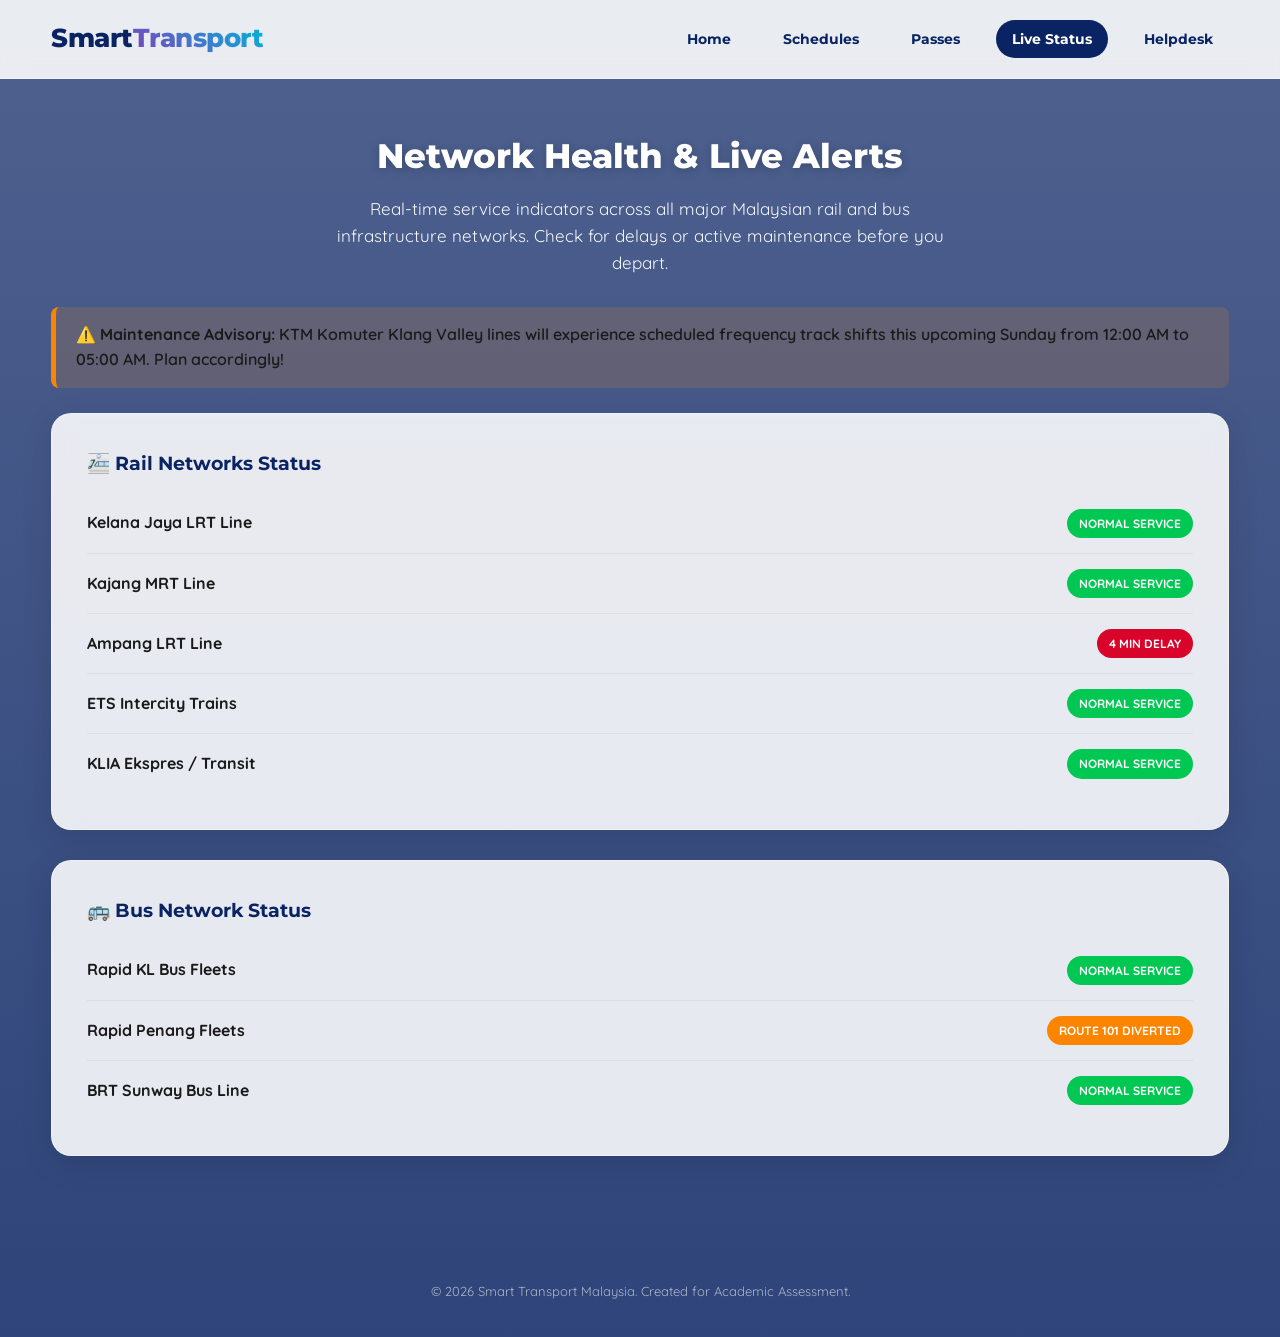
<file: alerts.html>
<!DOCTYPE html>
<html lang="en">
<head>
    <meta charset="UTF-8">
    <meta name="viewport" content="width=device-width, initial-scale=1.0">
    <title>Smart Transport Malaysia - Live Status</title>
    <link href="https://fonts.googleapis.com/css2?family=Montserrat:wght@500;700;800&family=Quicksand:wght@500;600;700&display=swap" rel="stylesheet">
    <link rel="stylesheet" href="style.css">
    <style>
        .status-container {
            background: var(--glass-bg);
            backdrop-filter: blur(12px);
            border: 1px solid var(--glass-border);
            border-radius: 20px;
            padding: 35px;
            box-shadow: var(--glass-shadow);
            margin-bottom: 30px;
        }
        .status-list {
            list-style: none;
            margin-top: 15px;
        }
        .status-item {
            display: flex;
            justify-content: space-between;
            align-items: center;
            padding: 15px 0;
            border-bottom: 1px solid rgba(0,0,0,0.05);
        }
        .status-item:last-child {
            border-bottom: none;
        }
        .status-badge {
            padding: 5px 12px;
            border-radius: 50px;
            font-size: 12px;
            font-weight: 800;
            color: white;
            text-transform: uppercase;
        }
        .status-badge.normal { background: #00c853; }
        .status-badge.delayed { background: #d90429; }
        .status-badge.maintenance { background: #fb8500; }
        
        .alert-banner {
            background: rgba(251, 133, 0, 0.15);
            border-left: 5px solid #fb8500;
            padding: 15px 20px;
            border-radius: 8px;
            margin-bottom: 25px;
            font-weight: 600;
        }
    </style>
</head>
<body>

    <!-- Shared Navigation Header -->
    <header class="main-header">
        <div class="container header-flex">
            <div class="logo">
                <h1>Smart<span>Transport</span></h1>
            </div>
            <nav class="nav-links">
                <a href="index.html">Home</a>
                <a href="schedules.html">Schedules</a>
                <a href="passes.html">Passes</a>
                <a href="alerts.html" class="active">Live Status</a>
                <a href="contact.html">Helpdesk</a>
            </nav>
        </div>
    </header>

    <!-- Page Intro Area -->
    <section class="hero">
        <div class="container">
            <h2>Network Health & Live Alerts</h2>
            <p>Real-time service indicators across all major Malaysian rail and bus infrastructure networks. Check for delays or active maintenance before you depart.</p>
        </div>
    </section>

    <!-- Status Reports -->
    <main class="container main-content">
        
        <div class="alert-banner">
            ⚠️ <strong>Maintenance Advisory:</strong> KTM Komuter Klang Valley lines will experience scheduled frequency track shifts this upcoming Sunday from 12:00 AM to 05:00 AM. Plan accordingly!
        </div>

        <div class="status-container">
            <h3 style="font-family: 'Montserrat', sans-serif; color: var(--primary-blue);">🚈 Rail Networks Status</h3>
            <ul class="status-list">
                <li class="status-item">
                    <span><strong>Kelana Jaya LRT Line</strong></span>
                    <span class="status-badge normal">Normal Service</span>
                </li>
                <li class="status-item">
                    <span><strong>Kajang MRT Line</strong></span>
                    <span class="status-badge normal">Normal Service</span>
                </li>
                <li class="status-item">
                    <span><strong>Ampang LRT Line</strong></span>
                    <span class="status-badge delayed">4 Min Delay</span>
                </li>
                <li class="status-item">
                    <span><strong>ETS Intercity Trains</strong></span>
                    <span class="status-badge normal">Normal Service</span>
                </li>
                <li class="status-item">
                    <span><strong>KLIA Ekspres / Transit</strong></span>
                    <span class="status-badge normal">Normal Service</span>
                </li>
            </ul>
        </div>

        <div class="status-container">
            <h3 style="font-family: 'Montserrat', sans-serif; color: var(--primary-blue);">🚌 Bus Network Status</h3>
            <ul class="status-list">
                <li class="status-item">
                    <span><strong>Rapid KL Bus Fleets</strong></span>
                    <span class="status-badge normal">Normal Service</span>
                </li>
                <li class="status-item">
                    <span><strong>Rapid Penang Fleets</strong></span>
                    <span class="status-badge maintenance">Route 101 Diverted</span>
                </li>
                <li class="status-item">
                    <span><strong>BRT Sunway Bus Line</strong></span>
                    <span class="status-badge normal">Normal Service</span>
                </li>
            </ul>
        </div>

    </main>

    <!-- Global Standardized Footer -->
    <footer class="site-footer">
        <p>&copy; 2026 Smart Transport Malaysia. Created for Academic Assessment.</p>
    </footer>

</body>
</html>
</file>
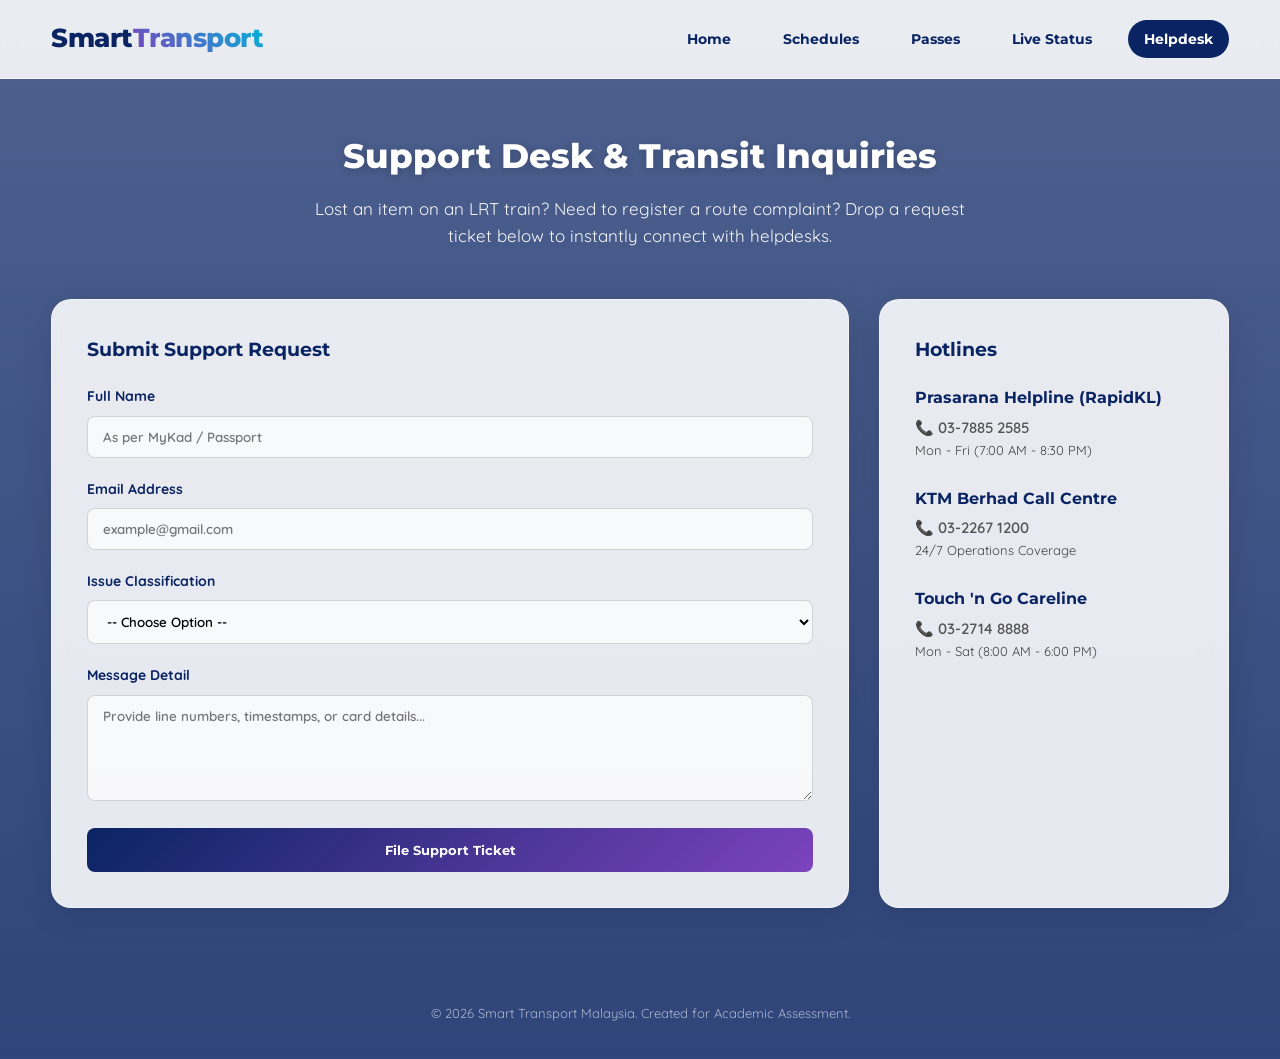
<file: contact.html>
<!DOCTYPE html>
<html lang="en">
<head>
    <meta charset="UTF-8">
    <meta name="viewport" content="width=device-width, initial-scale=1.0">
    <title>Smart Transport Malaysia - Helpdesk</title>
    <link href="https://fonts.googleapis.com/css2?family=Montserrat:wght@500;700;800&family=Quicksand:wght@500;600;700&display=swap" rel="stylesheet">
    <link rel="stylesheet" href="style.css">
    <style>
        .contact-flex {
            display: flex;
            gap: 30px;
            flex-wrap: wrap;
            margin-top: 20px;
        }
        .form-box {
            flex: 1;
            min-width: 320px;
            background: var(--glass-bg);
            backdrop-filter: blur(12px);
            border: 1px solid var(--glass-border);
            border-radius: 20px;
            padding: 35px;
            box-shadow: var(--glass-shadow);
        }
        .info-box {
            width: 350px;
            background: var(--glass-bg);
            backdrop-filter: blur(12px);
            border: 1px solid var(--glass-border);
            border-radius: 20px;
            padding: 35px;
            box-shadow: var(--glass-shadow);
        }
        .form-group {
            margin-bottom: 20px;
        }
        .form-group label {
            display: block;
            font-weight: 700;
            margin-bottom: 8px;
            font-size: 14px;
            color: var(--primary-blue);
        }
        .form-group input, .form-group select, .form-group textarea {
            width: 100%;
            padding: 12px 15px;
            border: 1px solid rgba(0,0,0,0.15);
            border-radius: 8px;
            font-family: 'Quicksand', sans-serif;
            font-weight: 600;
            outline: none;
            background: rgba(255,255,255,0.7);
        }
        .form-group input:focus, .form-group select:focus, .form-group textarea:focus {
            border-color: var(--accent-purple);
            background: white;
        }
        .submit-btn {
            width: 100%;
            padding: 14px;
            border: none;
            border-radius: 8px;
            background: linear-gradient(135deg, var(--primary-blue), var(--accent-purple));
            color: white;
            font-family: 'Montserrat', sans-serif;
            font-weight: 700;
            cursor: pointer;
            transition: transform 0.2s;
        }
        .submit-btn:hover {
            transform: translateY(-2px);
        }
        .support-card {
            margin-bottom: 25px;
        }
        .support-card h4 {
            font-family: 'Montserrat', sans-serif;
            color: var(--primary-blue);
            margin-bottom: 5px;
        }
    </style>
</head>
<body>

    <!-- Shared Navigation Header -->
    <header class="main-header">
        <div class="container header-flex">
            <div class="logo">
                <h1>Smart<span>Transport</span></h1>
            </div>
            <nav class="nav-links">
                <a href="index.html">Home</a>
                <a href="schedules.html">Schedules</a>
                <a href="passes.html">Passes</a>
                <a href="alerts.html">Live Status</a>
                <a href="contact.html" class="active">Helpdesk</a>
            </nav>
        </div>
    </header>

    <!-- Page Intro Area -->
    <section class="hero">
        <div class="container">
            <h2>Support Desk & Transit Inquiries</h2>
            <p>Lost an item on an LRT train? Need to register a route complaint? Drop a request ticket below to instantly connect with helpdesks.</p>
        </div>
    </section>

    <!-- Contact & Info Sections -->
    <main class="container main-content">
        <div class="contact-flex">
            
            <!-- Dynamic Form submission block -->
            <div class="form-box">
                <h3 style="font-family: 'Montserrat', sans-serif; margin-bottom: 20px; color: var(--primary-blue);">Submit Support Request</h3>
                <form action="#" method="POST" onsubmit="alert('Thank you! Your ticket has been recorded.'); return false;">
                    <div class="form-group">
                        <label>Full Name</label>
                        <input type="text" placeholder="As per MyKad / Passport" required>
                    </div>
                    <div class="form-group">
                        <label>Email Address</label>
                        <input type="email" placeholder="example@gmail.com" required>
                    </div>
                    <div class="form-group">
                        <label>Issue Classification</label>
                        <select required>
                            <option value="">-- Choose Option --</option>
                            <option value="lost-found">💼 Lost & Found Property</option>
                            <option value="fare-error">💳 Card Reload / Fare Discrepancy</option>
                            <option value="complaint">📢 Delay or Staff Feedback</option>
                            <option value="other">❓ General System Inquiry</option>
                        </select>
                    </div>
                    <div class="form-group">
                        <label>Message Detail</label>
                        <textarea rows="5" placeholder="Provide line numbers, timestamps, or card details..." required></textarea>
                    </div>
                    <button type="submit" class="submit-btn">File Support Ticket</button>
                </form>
            </div>

            <!-- Hotline Information Sidebar -->
            <div class="info-box">
                <h3 style="font-family: 'Montserrat', sans-serif; margin-bottom: 20px; color: var(--primary-blue);">Hotlines</h3>
                
                <div class="support-card">
                    <h4>Prasarana Helpline (RapidKL)</h4>
                    <p style="font-weight: 600; font-size: 15px; color: var(--text-light);">📞 03-7885 2585</p>
                    <p style="font-size: 13px; opacity:0.8;">Mon - Fri (7:00 AM - 8:30 PM)</p>
                </div>

                <div class="support-card">
                    <h4>KTM Berhad Call Centre</h4>
                    <p style="font-weight: 600; font-size: 15px; color: var(--text-light);">📞 03-2267 1200</p>
                    <p style="font-size: 13px; opacity:0.8;">24/7 Operations Coverage</p>
                </div>

                <div class="support-card">
                    <h4>Touch 'n Go Careline</h4>
                    <p style="font-weight: 600; font-size: 15px; color: var(--text-light);">📞 03-2714 8888</p>
                    <p style="font-size: 13px; opacity:0.8;">Mon - Sat (8:00 AM - 6:00 PM)</p>
                </div>
            </div>

        </div>
    </main>

    <!-- Global Standardized Footer -->
    <footer class="site-footer">
        <p>&copy; 2026 Smart Transport Malaysia. Created for Academic Assessment.</p>
    </footer>

</body>
</html>
</file>
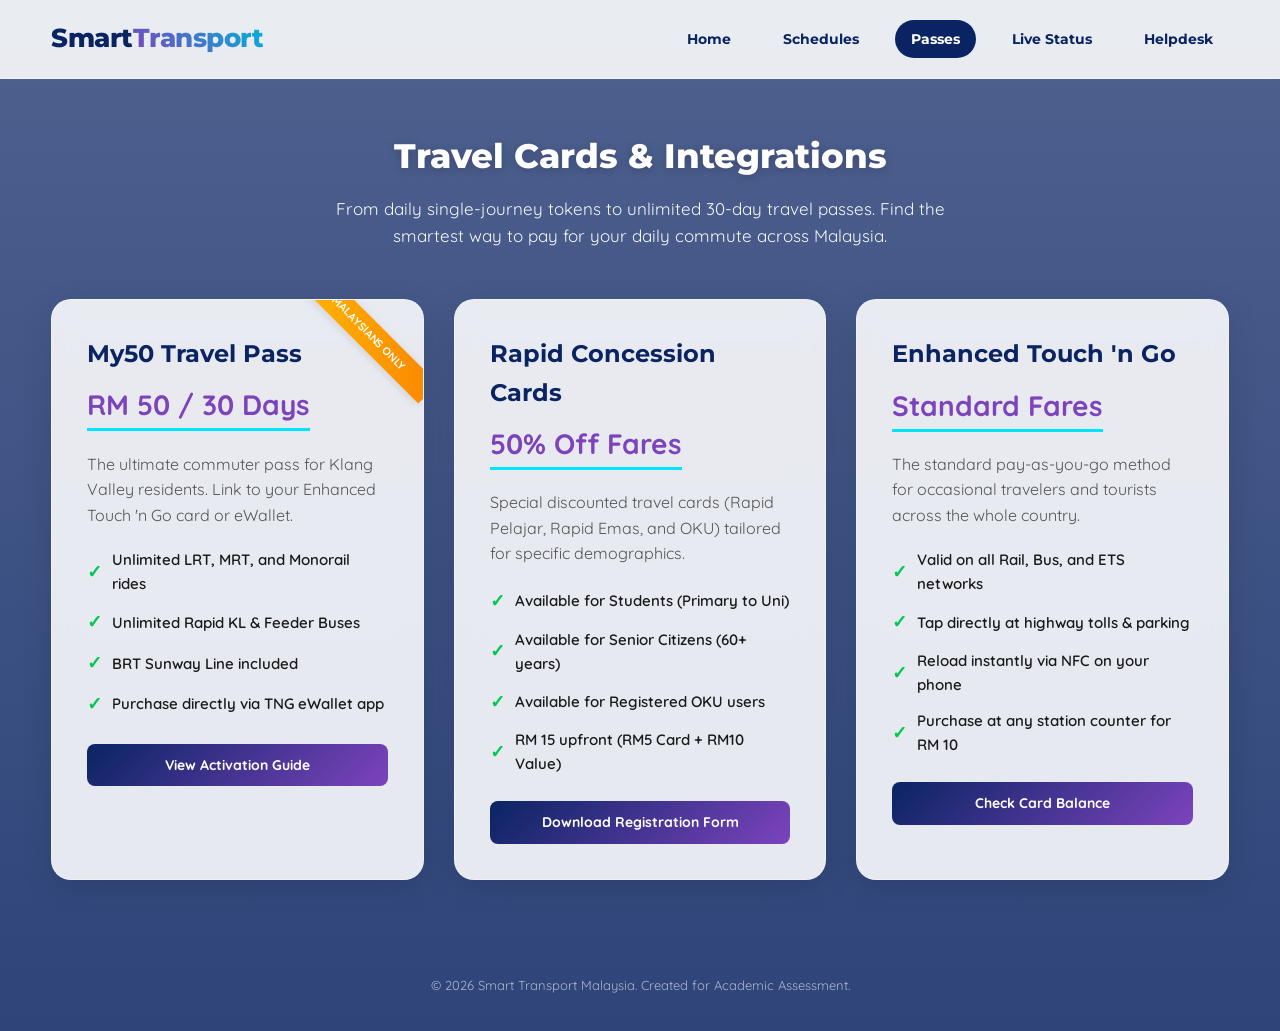
<file: passes.html>
<!DOCTYPE html>
<html lang="en">
<head>
    <meta charset="UTF-8">
    <meta name="viewport" content="width=device-width, initial-scale=1.0">
    <title>Smart Transport Malaysia - Travel Cards & Passes</title>
    <link href="https://fonts.googleapis.com/css2?family=Montserrat:wght@500;700;800&family=Quicksand:wght@500;600;700&display=swap" rel="stylesheet">
    <link rel="stylesheet" href="style.css">
    
    <!-- Minor inline CSS specific to the Passes layout to keep your main CSS clean -->
    <style>
        .pass-grid {
            display: grid;
            grid-template-columns: repeat(auto-fit, minmax(320px, 1fr));
            gap: 30px;
            margin-top: 20px;
        }
        
        .pass-card {
            background: var(--glass-bg);
            backdrop-filter: blur(12px);
            border: 1px solid var(--glass-border);
            border-radius: 20px;
            padding: 35px;
            box-shadow: var(--glass-shadow);
            position: relative;
            overflow: hidden;
        }

        .pass-card h3 {
            font-family: 'Montserrat', sans-serif;
            font-size: 24px;
            color: var(--primary-blue);
            margin-bottom: 10px;
        }

        .price-tag {
            font-size: 28px;
            font-weight: 800;
            color: var(--accent-purple);
            margin-bottom: 20px;
            display: inline-block;
            border-bottom: 3px solid var(--accent-teal);
        }

        .pass-card ul {
            list-style: none;
            margin-bottom: 25px;
        }

        .pass-card ul li {
            margin-bottom: 12px;
            font-size: 15px;
            font-weight: 600;
            display: flex;
            align-items: center;
        }

        .pass-card ul li::before {
            content: "✓";
            color: #00c853;
            font-weight: bold;
            margin-right: 10px;
            font-size: 18px;
        }

        .badge-exclusive {
            position: absolute;
            top: 20px;
            right: -30px;
            background: linear-gradient(45deg, #ffb703, #fb8500);
            color: white;
            font-weight: 800;
            font-size: 11px;
            padding: 5px 35px;
            transform: rotate(45deg);
            text-transform: uppercase;
            box-shadow: 0 2px 10px rgba(0,0,0,0.1);
        }
    </style>
</head>
<body>

    <!-- Shared Navigation Header -->
    <header class="main-header">
        <div class="container header-flex">
            <div class="logo">
                <h1>Smart<span>Transport</span></h1>
            </div>
            <nav class="nav-links">
                <a href="index.html">Home</a>
                <a href="schedules.html">Schedules</a>
                <a href="passes.html" class="active">Passes</a>
                <a href="alerts.html">Live Status</a>
                <a href="contact.html">Helpdesk</a>
            </nav>
        </div>
    </header>

    <!-- Page Intro Area -->
    <section class="hero">
        <div class="container">
            <h2>Travel Cards & Integrations</h2>
            <p>From daily single-journey tokens to unlimited 30-day travel passes. Find the smartest way to pay for your daily commute across Malaysia.</p>
        </div>
    </section>

    <!-- Pass Types Grid -->
    <main class="container main-content">
        <div class="pass-grid">
            
            <!-- My50 Pass -->
            <div class="pass-card">
                <div class="badge-exclusive">Malaysians Only</div>
                <h3>My50 Travel Pass</h3>
                <div class="price-tag">RM 50 / 30 Days</div>
                <p style="margin-bottom: 20px; color: var(--text-light);">The ultimate commuter pass for Klang Valley residents. Link to your Enhanced Touch 'n Go card or eWallet.</p>
                <ul>
                    <li>Unlimited LRT, MRT, and Monorail rides</li>
                    <li>Unlimited Rapid KL & Feeder Buses</li>
                    <li>BRT Sunway Line included</li>
                    <li>Purchase directly via TNG eWallet app</li>
                </ul>
                <a href="#" class="card-btn" style="width: 100%;">View Activation Guide</a>
            </div>

            <!-- Concession Cards -->
            <div class="pass-card">
                <h3>Rapid Concession Cards</h3>
                <div class="price-tag">50% Off Fares</div>
                <p style="margin-bottom: 20px; color: var(--text-light);">Special discounted travel cards (Rapid Pelajar, Rapid Emas, and OKU) tailored for specific demographics.</p>
                <ul>
                    <li>Available for Students (Primary to Uni)</li>
                    <li>Available for Senior Citizens (60+ years)</li>
                    <li>Available for Registered OKU users</li>
                    <li>RM 15 upfront (RM5 Card + RM10 Value)</li>
                </ul>
                <a href="#" class="card-btn" style="width: 100%;">Download Registration Form</a>
            </div>

            <!-- Enhanced Touch 'n Go -->
            <div class="pass-card">
                <h3>Enhanced Touch 'n Go</h3>
                <div class="price-tag">Standard Fares</div>
                <p style="margin-bottom: 20px; color: var(--text-light);">The standard pay-as-you-go method for occasional travelers and tourists across the whole country.</p>
                <ul>
                    <li>Valid on all Rail, Bus, and ETS networks</li>
                    <li>Tap directly at highway tolls & parking</li>
                    <li>Reload instantly via NFC on your phone</li>
                    <li>Purchase at any station counter for RM 10</li>
                </ul>
                <a href="#" class="card-btn" style="width: 100%;">Check Card Balance</a>
            </div>

        </div>
    </main>

    <!-- Global Standardized Footer -->
    <footer class="site-footer">
        <p>&copy; 2026 Smart Transport Malaysia. Created for Academic Assessment.</p>
    </footer>

</body>
</html>
</file>
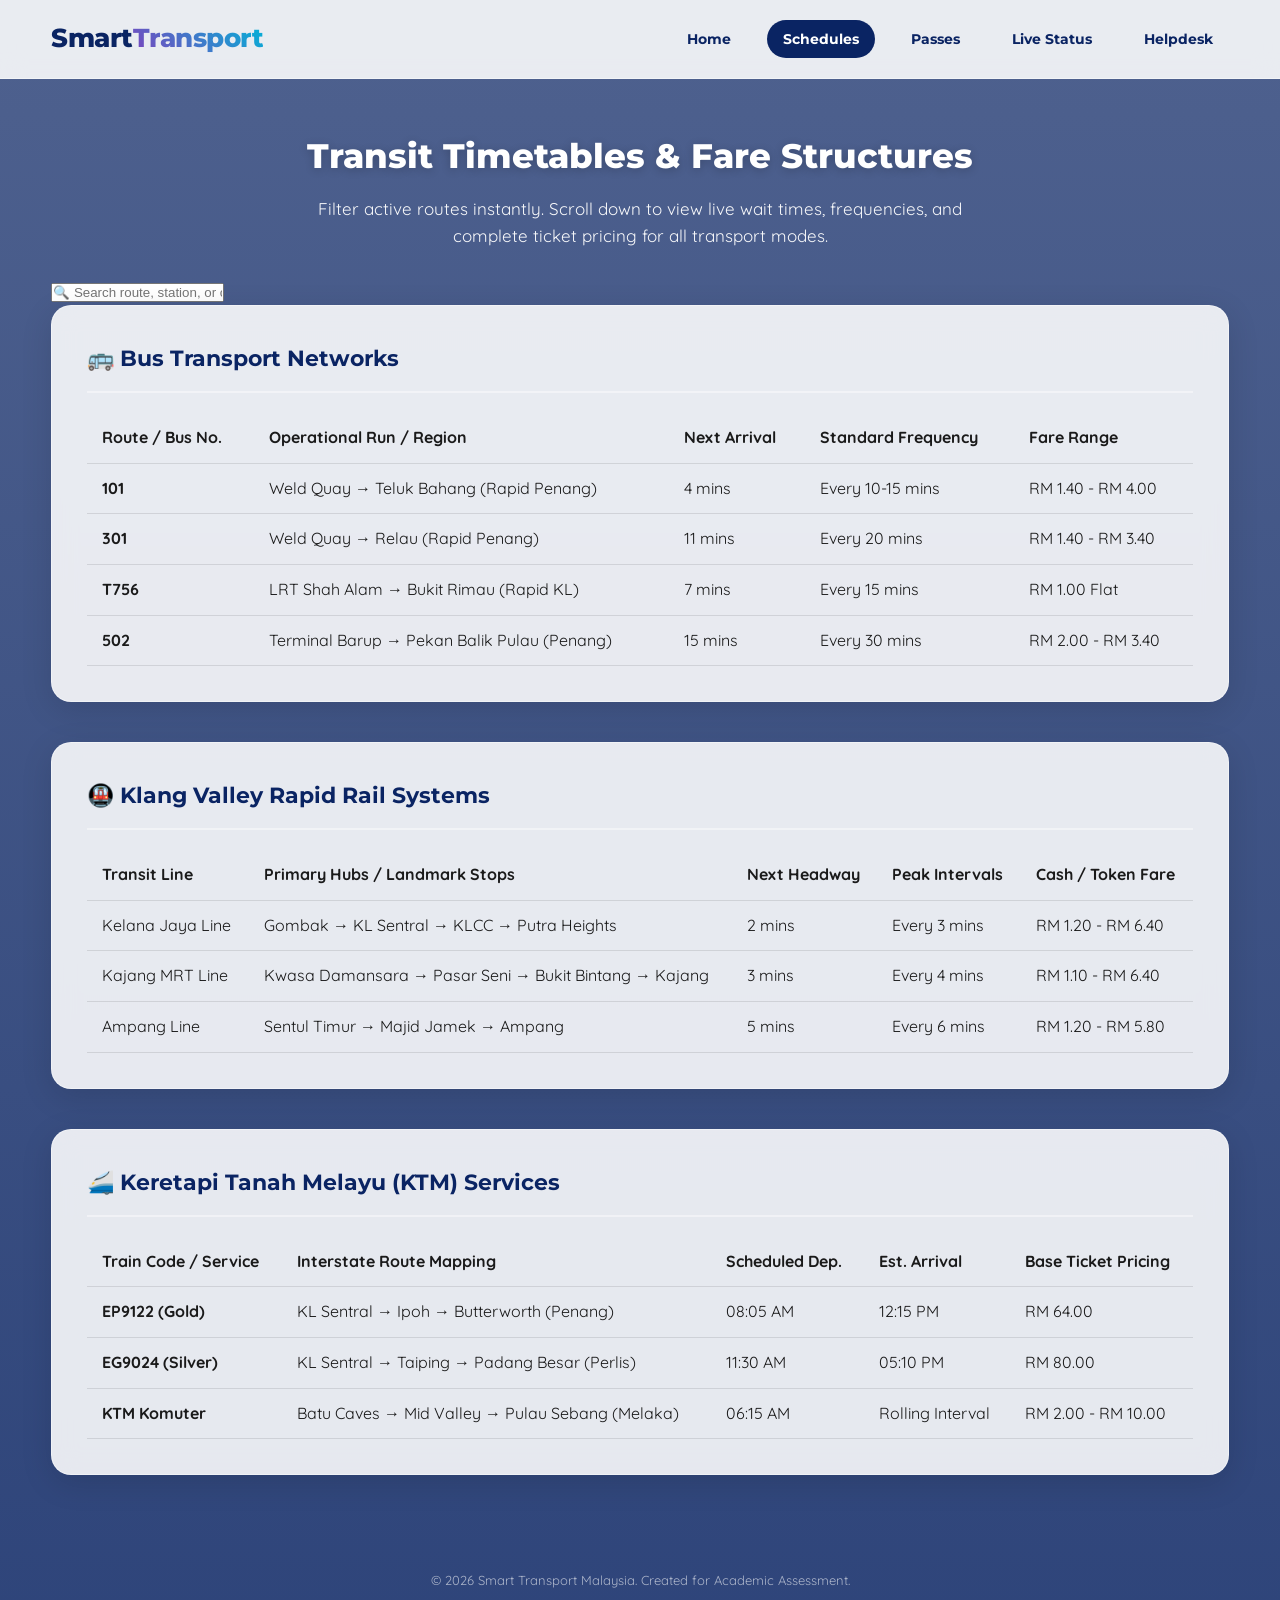
<file: schedules.html>
<!DOCTYPE html>
<html lang="en">
<head>
    <meta charset="UTF-8">
    <meta name="viewport" content="width=device-width, initial-scale=1.0">
    <title>Smart Transport Malaysia - Schedules & Fares</title>
    <link href="https://fonts.googleapis.com/css2?family=Montserrat:wght@500;700;800&family=Quicksand:wght@500;600;700&display=swap" rel="stylesheet">
    <link rel="stylesheet" href="style.css">
    <style>
        /* Adds spacing between the stacked tables */
        /* Adds the white frosted glass card behind the tables so text is readable */
        .transit-section {
            background: var(--glass-bg);
            backdrop-filter: blur(12px);
            -webkit-backdrop-filter: blur(12px);
            border: 1px solid var(--glass-border);
            border-radius: 20px;
            padding: 35px;
            box-shadow: var(--glass-shadow);
            margin-bottom: 40px;
        }
        
        .transit-section:last-child {
            margin-bottom: 0;
        }
        
        .transit-section h3 {
            font-family: 'Montserrat', sans-serif;
            margin-bottom: 20px;
            color: var(--primary-blue);
            font-size: 22px;
            border-bottom: 2px solid var(--glass-border);
            padding-bottom: 15px;
        }
        
        /* Ensures table text stays bold and visible */
        table {
            width: 100%;
            border-collapse: collapse;
            color: var(--text-main);
        }
        
        th, td {
            padding: 12px 15px;
            text-align: left;
            border-bottom: 1px solid rgba(0,0,0,0.1);
        }
    </style>
</head>
<body>

    <header class="main-header">
        <div class="container header-flex">
            <div class="logo">
                <h1>Smart<span>Transport</span></h1>
            </div>
            <nav class="nav-links">
                <a href="index.html">Home</a>
                <a href="schedules.html" class="active">Schedules</a>
                <a href="passes.html">Passes</a>
                <a href="alerts.html">Live Status</a>
                <a href="contact.html">Helpdesk</a>
            </nav>
        </div>
    </header>

    <section class="hero">
        <div class="container">
            <h2>Transit Timetables & Fare Structures</h2>
            <p>Filter active routes instantly. Scroll down to view live wait times, frequencies, and complete ticket pricing for all transport modes.</p>
        </div>
    </section>

    <main class="container main-content">
        
        <div class="search-container">
            <input type="text" id="transitSearch" onkeyup="filterSchedules()" placeholder="🔍 Search route, station, or code... (e.g., KLCC, Penang, 101, Gold)">
        </div>

        <div class="schedule-box">
            
            <div class="transit-section">
                <h3>🚌 Bus Transport Networks</h3>
                <div class="table-responsive">
                    <table>
                        <thead>
                            <tr>
                                <th>Route / Bus No.</th>
                                <th>Operational Run / Region</th>
                                <th>Next Arrival</th>
                                <th>Standard Frequency</th>
                                <th>Fare Range</th>
                            </tr>
                        </thead>
                        <tbody class="searchable-tbody">
                            <tr>
                                <td><strong>101</strong></td>
                                <td>Weld Quay &rarr; Teluk Bahang (Rapid Penang)</td>
                                <td class="live-time">4 mins</td>
                                <td>Every 10-15 mins</td>
                                <td>RM 1.40 - RM 4.00</td>
                            </tr>
                            <tr>
                                <td><strong>301</strong></td>
                                <td>Weld Quay &rarr; Relau (Rapid Penang)</td>
                                <td class="live-time">11 mins</td>
                                <td>Every 20 mins</td>
                                <td>RM 1.40 - RM 3.40</td>
                            </tr>
                            <tr>
                                <td><strong>T756</strong></td>
                                <td>LRT Shah Alam &rarr; Bukit Rimau (Rapid KL)</td>
                                <td class="live-time">7 mins</td>
                                <td>Every 15 mins</td>
                                <td>RM 1.00 Flat</td>
                            </tr>
                            <tr>
                                <td><strong>502</strong></td>
                                <td>Terminal Barup &rarr; Pekan Balik Pulau (Penang)</td>
                                <td class="live-time">15 mins</td>
                                <td>Every 30 mins</td>
                                <td>RM 2.00 - RM 3.40</td>
                            </tr>
                        </tbody>
                    </table>
                </div>
            </div>

            <div class="transit-section">
                <h3>🚇 Klang Valley Rapid Rail Systems</h3>
                <div class="table-responsive">
                    <table>
                        <thead>
                            <tr>
                                <th>Transit Line</th>
                                <th>Primary Hubs / Landmark Stops</th>
                                <th>Next Headway</th>
                                <th>Peak Intervals</th>
                                <th>Cash / Token Fare</th>
                            </tr>
                        </thead>
                        <tbody class="searchable-tbody">
                            <tr>
                                <td><span class="line-badge kelana">Kelana Jaya Line</span></td>
                                <td>Gombak &rarr; KL Sentral &rarr; KLCC &rarr; Putra Heights</td>
                                <td class="live-time">2 mins</td>
                                <td>Every 3 mins</td>
                                <td>RM 1.20 - RM 6.40</td>
                            </tr>
                            <tr>
                                <td><span class="line-badge kajang">Kajang MRT Line</span></td>
                                <td>Kwasa Damansara &rarr; Pasar Seni &rarr; Bukit Bintang &rarr; Kajang</td>
                                <td class="live-time">3 mins</td>
                                <td>Every 4 mins</td>
                                <td>RM 1.10 - RM 6.40</td>
                            </tr>
                            <tr>
                                <td><span class="line-badge ampang">Ampang Line</span></td>
                                <td>Sentul Timur &rarr; Majid Jamek &rarr; Ampang</td>
                                <td class="live-time">5 mins</td>
                                <td>Every 6 mins</td>
                                <td>RM 1.20 - RM 5.80</td>
                            </tr>
                        </tbody>
                    </table>
                </div>
            </div>

            <div class="transit-section">
                <h3>🚄 Keretapi Tanah Melayu (KTM) Services</h3>
                <div class="table-responsive">
                    <table>
                        <thead>
                            <tr>
                                <th>Train Code / Service</th>
                                <th>Interstate Route Mapping</th>
                                <th>Scheduled Dep.</th>
                                <th>Est. Arrival</th>
                                <th>Base Ticket Pricing</th>
                            </tr>
                        </thead>
                        <tbody class="searchable-tbody">
                            <tr>
                                <td><strong>EP9122 (Gold)</strong></td>
                                <td>KL Sentral &rarr; Ipoh &rarr; Butterworth (Penang)</td>
                                <td>08:05 AM</td>
                                <td>12:15 PM</td>
                                <td>RM 64.00</td>
                            </tr>
                            <tr>
                                <td><strong>EG9024 (Silver)</strong></td>
                                <td>KL Sentral &rarr; Taiping &rarr; Padang Besar (Perlis)</td>
                                <td>11:30 AM</td>
                                <td>05:10 PM</td>
                                <td>RM 80.00</td>
                            </tr>
                            <tr>
                                <td><strong>KTM Komuter</strong></td>
                                <td>Batu Caves &rarr; Mid Valley &rarr; Pulau Sebang (Melaka)</td>
                                <td class="live-time">06:15 AM</td>
                                <td>Rolling Interval</td>
                                <td>RM 2.00 - RM 10.00</td>
                            </tr>
                        </tbody>
                    </table>
                </div>
            </div>

        </div>
    </main>

    <footer class="site-footer">
        <p>&copy; 2026 Smart Transport Malaysia. Created for Academic Assessment.</p>
    </footer>

    <script>
        // Monitors text inputs and dynamically manipulates row visibilities across ALL tables
        function filterSchedules() {
            let input = document.getElementById("transitSearch");
            let filter = input.value.toLowerCase();
            
            // Grabs every single row in all three tables
            let allRows = document.querySelectorAll(".searchable-tbody tr");

            allRows.forEach(row => {
                let text = row.innerText.toLowerCase();
                // Show or hide based on the search
                if (text.includes(filter)) {
                    row.style.display = "";
                } else {
                    row.style.display = "none";
                }
            });
        }
    </script>
</body>
</html>
</file>
<file: style.css>
/* --- Premium Universal UI Variables --- */
:root {
    --primary-blue: #0A2463;
    --accent-teal: #00E5FF;
    --accent-purple: #7C43BD;
    --text-main: #1a1a1a;
    --text-light: #555555;
    --white: #ffffff;
    
    --glass-bg: rgba(255, 255, 255, 0.88);
    --glass-border: rgba(255, 255, 255, 0.4);
    --glass-shadow: 0 8px 32px 0 rgba(0, 0, 0, 0.12);
}

* {
    margin: 0;
    padding: 0;
    box-sizing: border-box;
}

body {
    font-family: 'Quicksand', sans-serif;
    background: linear-gradient(rgba(10, 36, 99, 0.72), rgba(10, 36, 99, 0.85)), 
                url('https://images.unsplash.com/photo-1515162816999-a0c47dc192f7?auto=format&fit=crop&q=80&w=2000') no-repeat center center fixed;
    background-size: cover;
    color: var(--text-main);
    line-height: 1.6;
    min-height: 100vh;
}

.container {
    width: 92%;
    max-width: 1200px;
    margin: 0 auto;
}

/* --- Premium Navigation Header --- */
.main-header {
    background: var(--glass-bg);
    backdrop-filter: blur(12px);
    -webkit-backdrop-filter: blur(12px);
    border-bottom: 1px solid var(--glass-border);
    padding: 18px 0;
    position: sticky;
    top: 0;
    z-index: 100;
}

.header-flex {
    display: flex;
    justify-content: space-between; /* This pushes Logo left and Nav right */
    align-items: center;            /* This centers them vertically */
}

.logo h1 {
    font-family: 'Montserrat', sans-serif;
    font-size: 26px;
    font-weight: 800;
    color: var(--primary-blue);
    letter-spacing: -0.5px;
}

.logo h1 span {
    background: linear-gradient(45deg, var(--accent-purple), #00b4d8);
    -webkit-background-clip: text;
    -webkit-text-fill-color: transparent;
}

.nav-links {
    display: flex;
    gap: 20px;
}

.nav-links a {
    text-decoration: none;
    color: var(--primary-blue);
    font-family: 'Montserrat', sans-serif;
    font-weight: 700;
    font-size: 14px;
    padding: 8px 16px;
    border-radius: 20px;
    transition: all 0.2s ease;
}

.nav-links a:hover, .nav-links a.active {
    background: var(--primary-blue);
    color: var(--white);
}

/* --- Hero Intro Typography --- */
.hero {
    text-align: center;
    padding: 50px 0 30px;
    color: var(--white);
}

.hero h2 {
    font-family: 'Montserrat', sans-serif;
    font-size: 34px;
    font-weight: 800;
    margin-bottom: 12px;
    text-shadow: 0 2px 10px rgba(0,0,0,0.2);
}

.hero p {
    font-size: 17px;
    opacity: 0.95;
    max-width: 650px;
    margin: 0 auto;
}

/* --- Flexible Content Structures --- */
.main-content {
    padding-bottom: 60px;
}

.features-grid {
    display: grid;
    grid-template-columns: repeat(auto-fit, minmax(300px, 1fr));
    gap: 25px;
    margin-top: 20px;
}

.feature-card {
    background: var(--glass-bg);
    backdrop-filter: blur(10px);
    border: 1px solid var(--glass-border);
    border-radius: 16px;
    padding: 30px;
    box-shadow: var(--glass-shadow);
    display: flex;
    flex-direction: column;
    justify-content: space-between;
}

.feature-card h3 {
    font-family: 'Montserrat', sans-serif;
    color: var(--primary-blue);
    margin-bottom: 12px;
}

.feature-card p {
    font-size: 15px;
    color: var(--text-light);
    margin-bottom: 20px;
}

.card-btn {
    display: inline-block;
    text-align: center;
    text-decoration: none;
    background: linear-gradient(135deg, var(--primary-blue), var(--accent-purple));
    color: var(--white);
    padding: 10px 20px;
    border-radius: 8px;
    font-weight: 700;
    font-size: 14px;
    transition: transform 0.2s;
}

.card-btn:hover {
    transform: translateY(-2px);
}

/* --- Standardized Global Footer --- */
.site-footer {
    text-align: center;
    padding: 35px 0;
    color: rgba(255, 255, 255, 0.6);
    font-size: 13px;
    margin-top: auto;
}

/* --- Logo & Multimedia Styling --- */

/* Aligns the logo image with the text perfectly */
.logo {
    display: flex;
    align-items: center;
    gap: 12px;
    height: 100%; /* Ensures the block matches the container height */
}

.brand-logo {
    /* Scale this down so it doesn't break your navbar layout */
    height: 40px; 
    
    width: auto;
    object-fit: contain; /* Forces the image aspect ratio to stay locked */
    border-radius: 4px;  /* Slight corner rounding to fit your UI theme */
    display: block;
}

/* Grid layout for the video and poster */
.media-grid {
    display: grid;
    grid-template-columns: repeat(auto-fit, minmax(350px, 1fr));
    gap: 30px;
}

/* Glassmorphic card for media */
.media-card {
    background: var(--glass-bg);
    backdrop-filter: blur(12px);
    -webkit-backdrop-filter: blur(12px);
    border: 1px solid var(--glass-border);
    border-radius: 20px;
    padding: 25px;
    box-shadow: var(--glass-shadow);
}

.media-card h3 {
    font-family: 'Montserrat', sans-serif;
    color: var(--primary-blue);
    margin-bottom: 15px;
    border-bottom: 2px solid var(--glass-border);
    padding-bottom: 10px;
}

/* Makes sure the video and image never break out of their boxes */
.media-card video, .promo-poster {
    width: 100%;
    border-radius: 12px;
    box-shadow: 0 4px 15px rgba(0,0,0,0.1);
    display: block;
}
</file>
